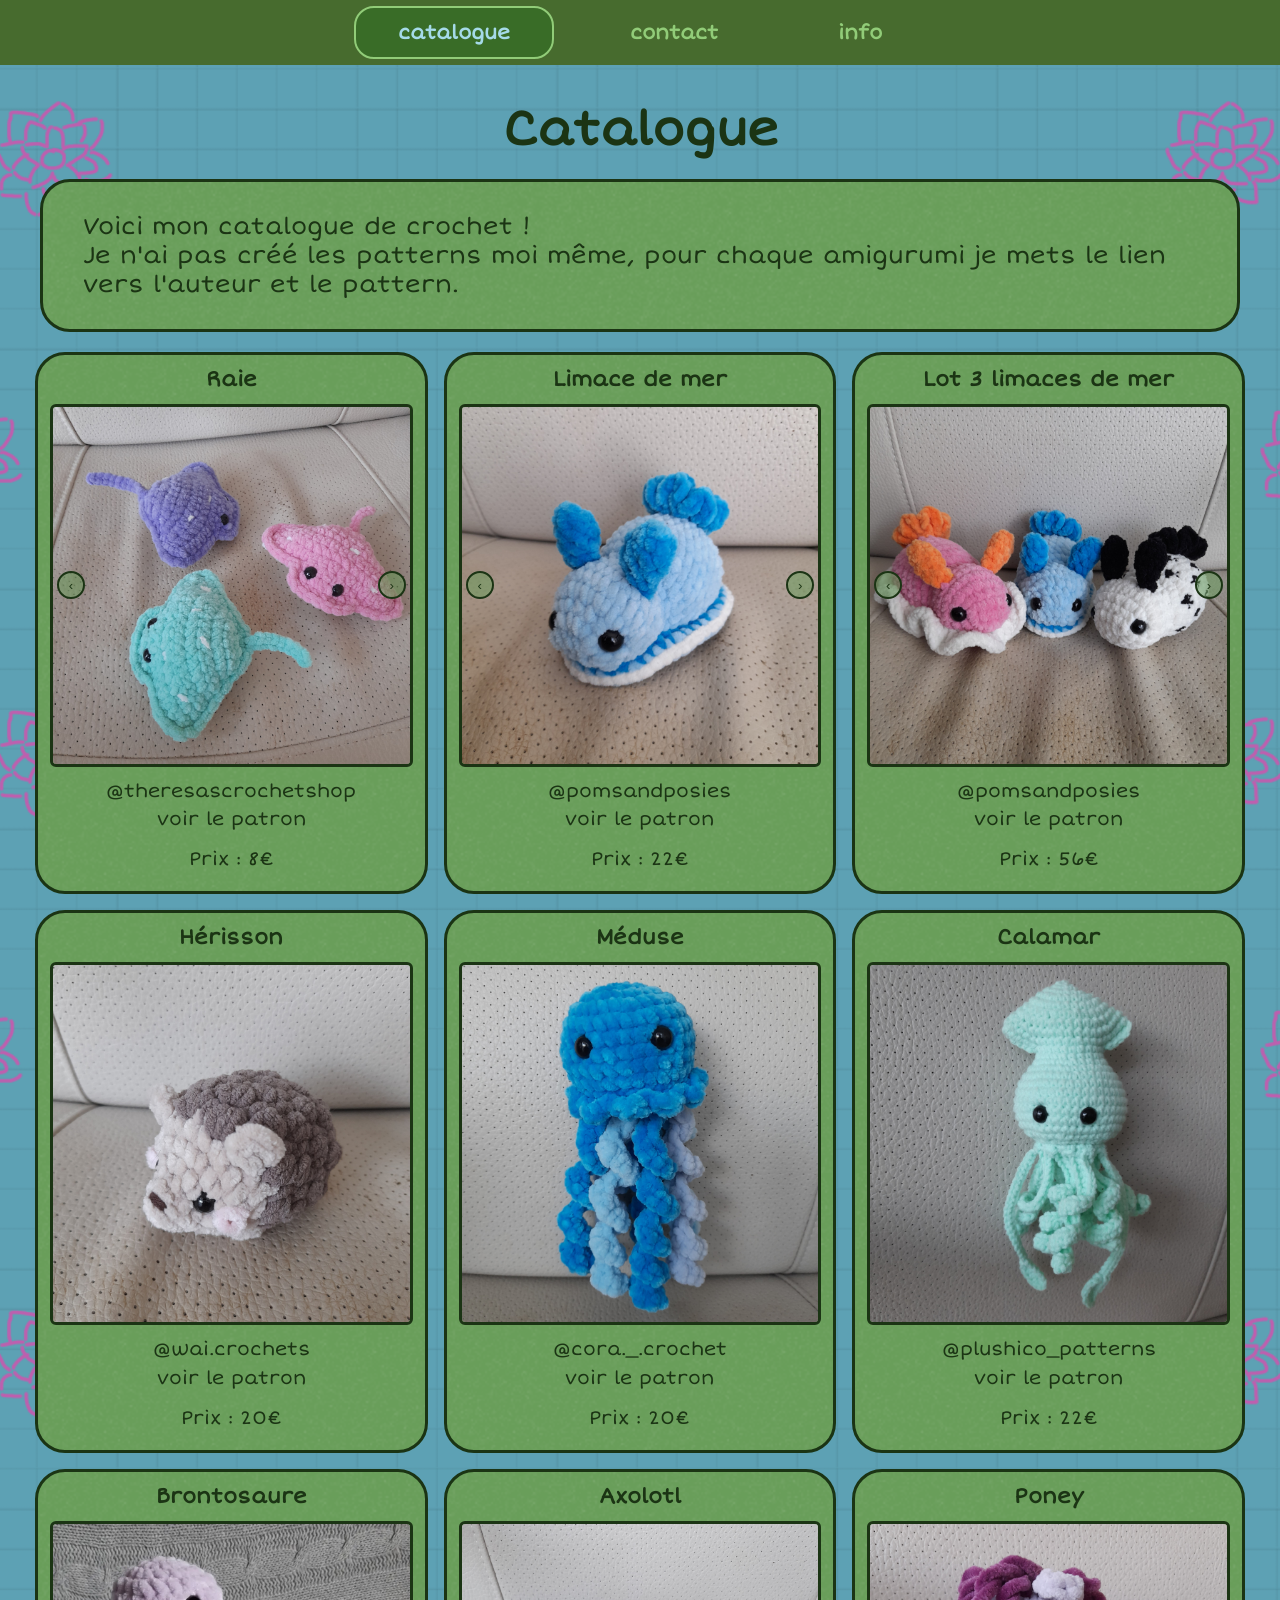
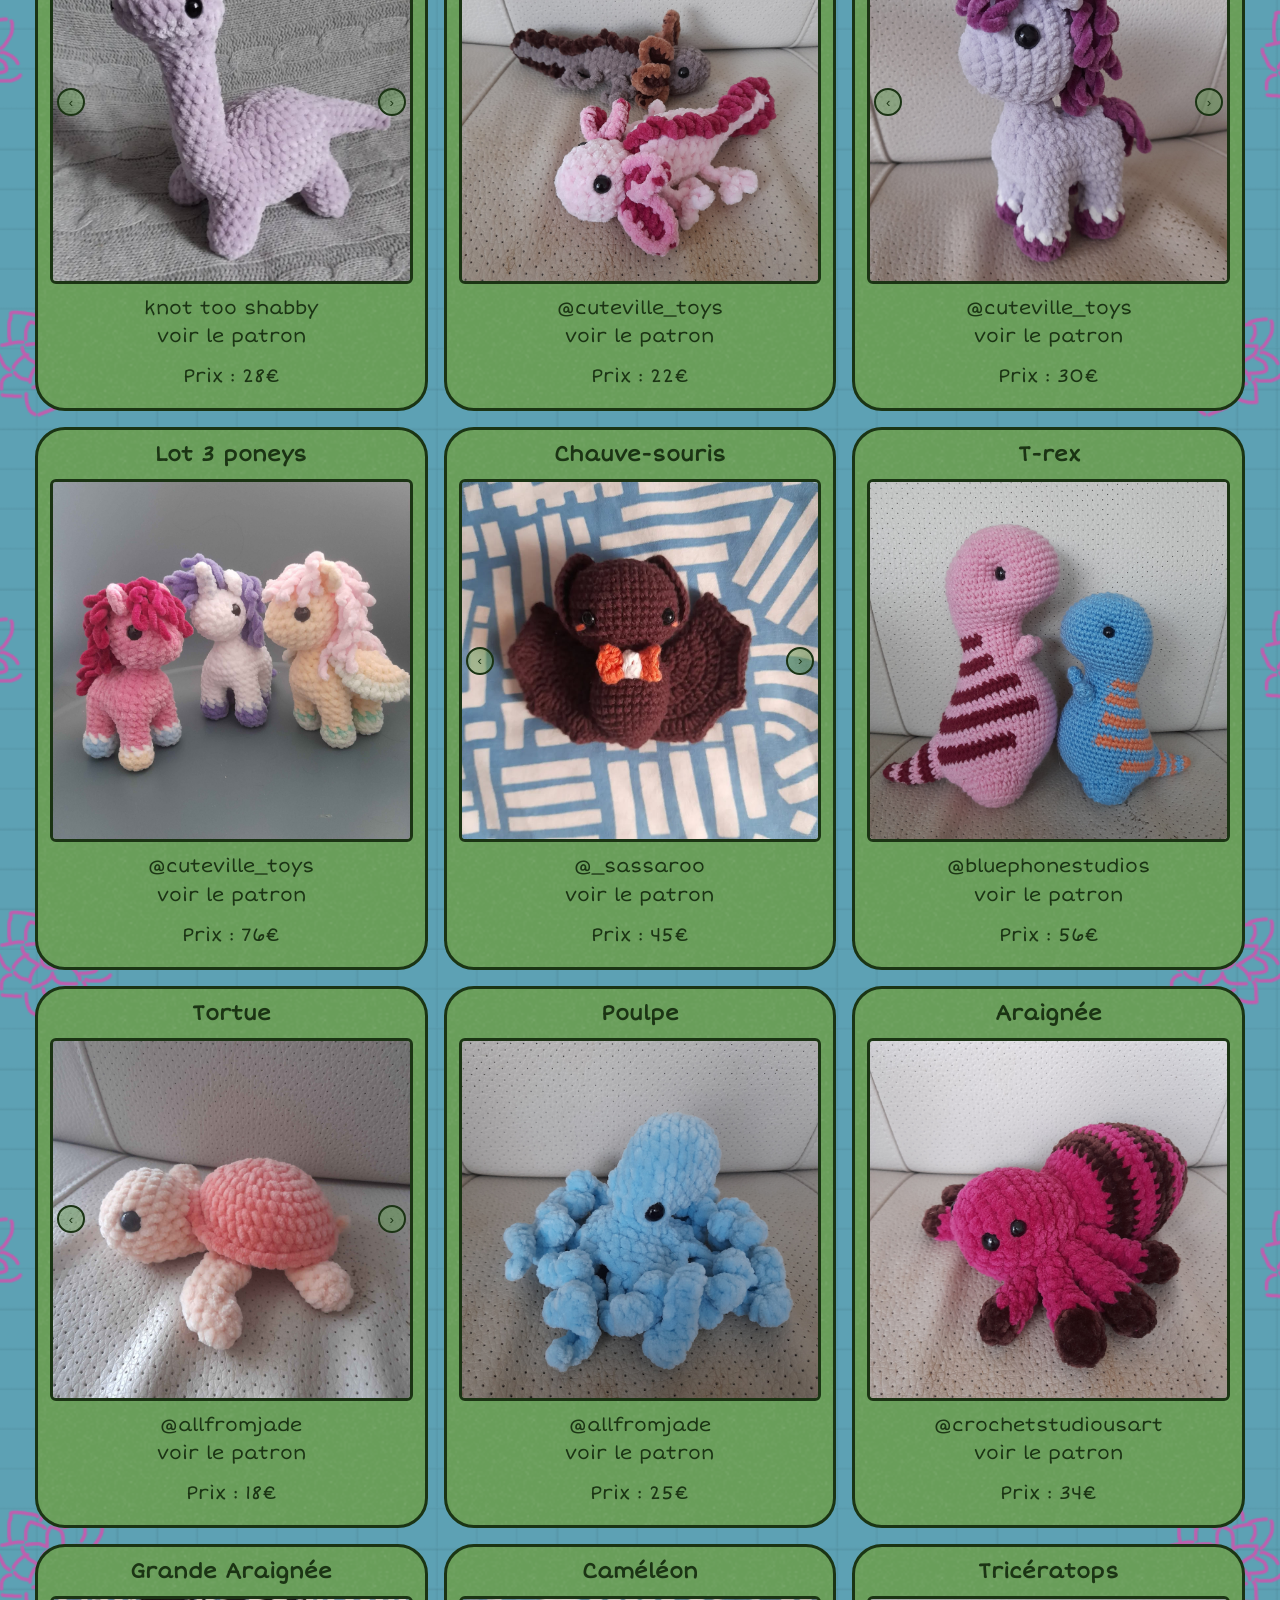
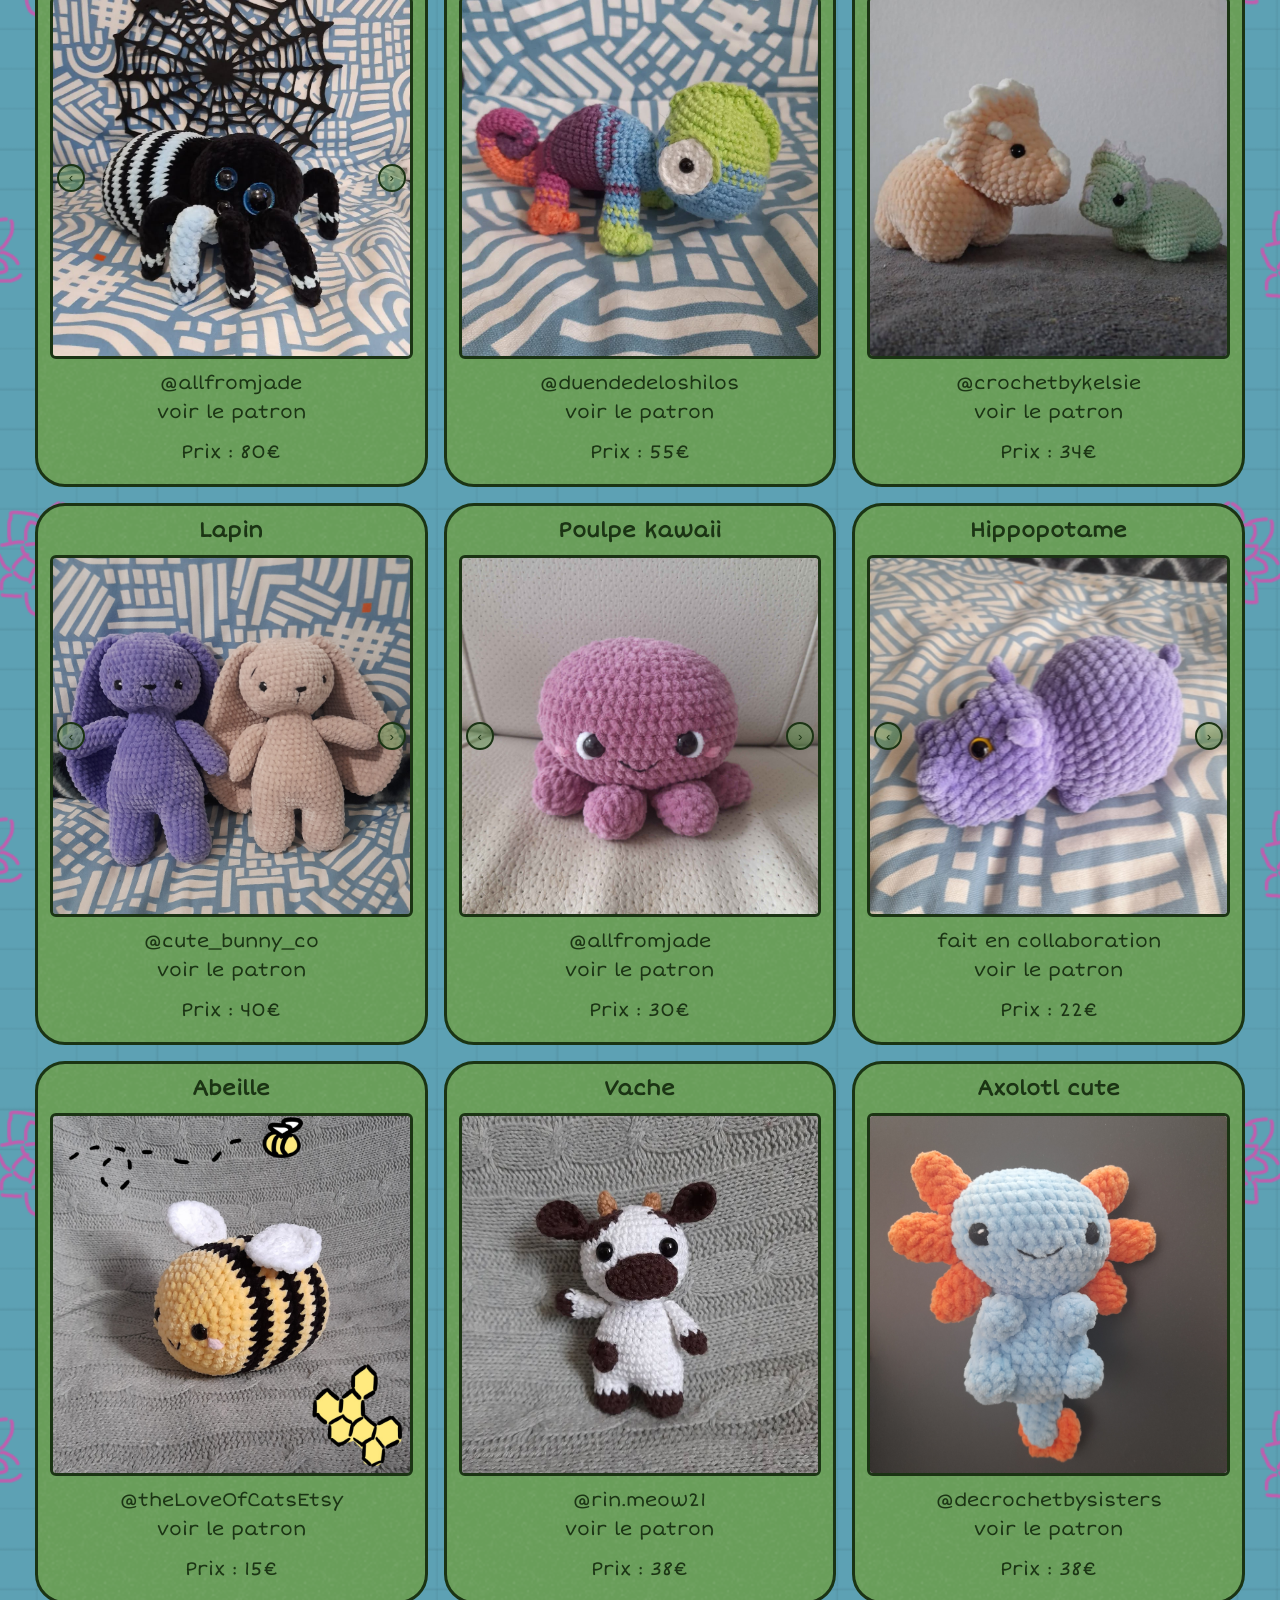
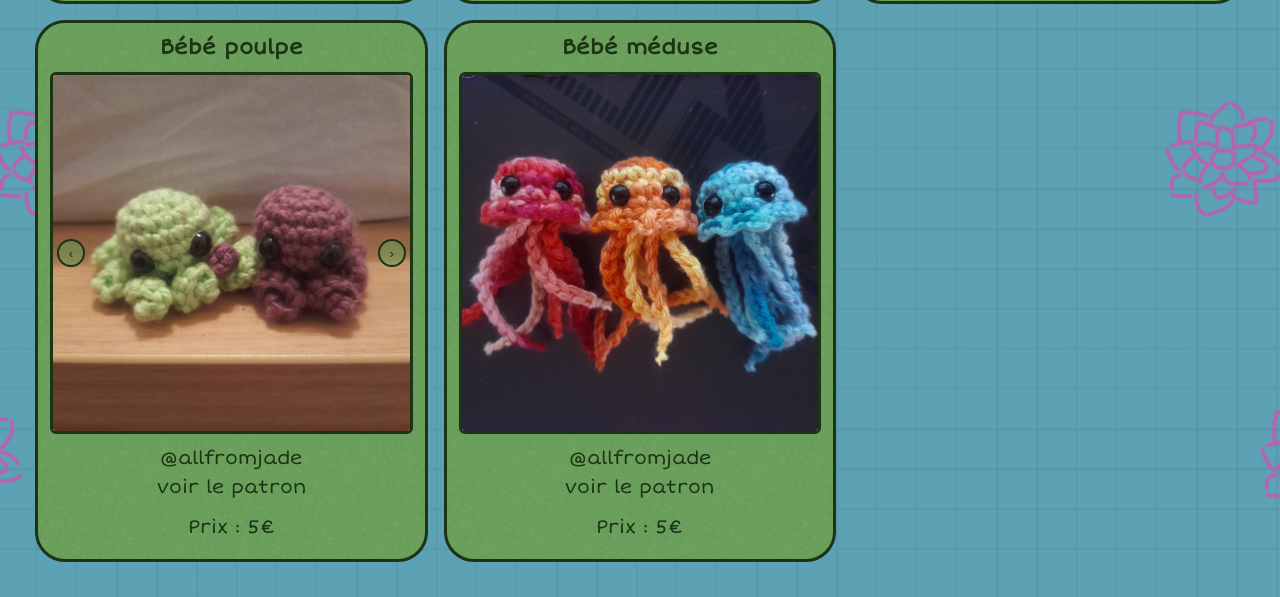
<file: index.html>
<!DOCTYPE html>
<html lang="fr">
<head>
    <link rel="stylesheet" href="style.css"/>
    <link rel="icon" href="images/yarn-icon.png">
    <meta charset="UTF-8">
    <meta name="viewport" content="width=device-width, initial-scale=1.0, minimum-scale=1.0">
    <title>Crochet catalogue</title>
    <link href="https://fonts.googleapis.com/css2?family=Short+Stack&display=swap" rel="stylesheet">
</head>
<body>
    <nav>
        <ul>
            <li><a href="index.html" class="active">catalogue</a></li>
            <li><a href="contact.html">contact</a></li>
            <li><a href="info.html">info</a></li>
        </ul>
    </nav>
    <div class="page-wrapper">
        <h1>Catalogue</h1>
        <div class="flexible-box">
            <div style="text-align: left; width: 100%;">
                Voici mon catalogue de crochet !
                <br>
                Je n'ai pas créé les patterns moi même, pour chaque amigurumi je mets le lien vers l'auteur et le pattern.
                <br>
            </div>
        </div>
        <div class="grid" id="grid"></div>
        <script>
            const articles = [
                { name: "Raie",                   price: "8€" ,    images: ["images/stingray.jpg",   
                                                                            "images/raies_petites.jpg",   
                                                                            "images/raies_boites.jpg",],    username: "@theresascrochetshop",  link_author: "https://www.instagram.com/theresascrochetshop",     link_pattern: "https://youtu.be/0FyWso2WaMI?si=73kDRPiSIWpZw4YK"                                   , duration: "45min"},
                { name: "Limace de mer",          price: "22€",    images: ["images/seaslug.jpg",   
                                                                            "images/seaslug1.jpg",   
                                                                            "images/seaslug2.jpg",  
                                                                            "images/seaslug3.jpg"],         username: "@pomsandposies",        link_author: "https://www.instagram.com/pomsandposies/",          link_pattern: "https://www.etsy.com/fr/listing/1672869150/modele-amigurumi-nudibranche-dorid-motif", duration: "1h45" },
                { name: "Lot 3 limaces de mer",   price: "56€",    images: ["images/slug_bundle1.jpg",
                                                                            "images/slug_bundle.jpg", 
                                                                            "images/slug_bundle2.jpg",
                                                                            "images/slug_bundle3.jpg",
                                                                            "images/slug_bundle4.jpg", 
                                                                            "images/slug_bundle5.jpg"],     username: "@pomsandposies",        link_author: "https://www.instagram.com/pomsandposies/",          link_pattern: "https://www.etsy.com/fr/listing/1672869150/modele-amigurumi-nudibranche-dorid-motif", duration: "1h45" },
                { name: "Hérisson",               price: "20€",    images: ["images/hedgehog.jpg"],         username: "@wai.crochets",         link_author: "https://www.instagram.com/waicrochets/",            link_pattern: "https://ko-fi.com/s/d2c1a2ac8a"                                                     , duration: "1h40" },
                { name: "Méduse",                 price: "20€",    images: ["images/jellyfish.jpg"],        username: "@cora._.crochet",       link_author: "https://www.instagram.com/cora._.crochet",          link_pattern: "https://www.instagram.com/p/CS2jg0unpPV/"                                           , duration: "1h15" },
                { name: "Calamar",                price: "22€",    images: ["images/squid.jpg"],            username: "@plushico_patterns",    link_author: "https://www.instagram.com/plushico_patterns/",      link_pattern: "https://www.etsy.com/fr/listing/1669123092/patron-du-calamar-en-crochet-pas-de"     , duration: "2h"   },
                { name: "Brontosaure",            price: "28€",    images: ["images/brontosaurus.png",  
                                                                            "images/brontosaurus1.jpg",   
                                                                            "images/brontosaurus2.jpg"],    username: "knot too shabby",       link_author: "https://www.etsy.com/shop/knottooshabbycrochet",    link_pattern: "https://www.etsy.com/fr/listing/523196760/patron-patron-amigurumi-sans-couture"     , duration: "2h30" },
                { name: "Axolotl",                price: "22€",    images: ["images/axolotl_small.jpg"],    username: "@cuteville_toys",       link_author: "https://www.instagram.com/cuteville_toys/",         link_pattern: "https://www.etsy.com/fr/listing/4322068334/patron-au-crochet-axolotl-peluche"       , duration: "2h"   },
                { name: "Poney",                  price: "30€",    images: ["images/poney.jpg",  
                                                                            "images/mlp_unicorn.jpg",   
                                                                            "images/mlp_pegasus.jpg",],     username: "@cuteville_toys",       link_author: "https://www.instagram.com/cuteville_toys/",         link_pattern: "https://www.etsy.com/fr/listing/4310934429/lot-de-motifs-au-crochet-petits-poneys"  , duration: "2h40" },
                { name: "Lot 3 poneys",           price: "76€",    images: ["images/poney_bundle.jpg"],     username: "@cuteville_toys",       link_author: "https://www.instagram.com/cuteville_toys/",         link_pattern: "https://www.etsy.com/fr/listing/4310934429/lot-de-motifs-au-crochet-petits-poneys"  , duration: "2h40" },
                { name: "Chauve-souris",          price: "45€",    images: ["images/bat.png",  
                                                                            "images/bat_kiwi.jpg",  
                                                                            "images/bat_trans.png"],        username: "@_sassaroo",            link_author: "https://www.instagram.com/_sassaroo/",              link_pattern: "https://www.etsy.com/fr/listing/733732024/modele-chauve-souris-au-crochet-modele"   , duration: "4h20" },
                { name: "T-rex",                  price: "56€",    images: ["images/Trex.jpg"],             username: "@bluephonestudios",     link_author: "https://www.instagram.com/bluephonestudios/",       link_pattern: "https://www.etsy.com/fr/listing/126495488/modele-au-crochet-timothee-le-t-rex"      , duration: "4h20" },
                { name: "Tortue",                 price: "18€",    images: ["images/turtle_single.jpg",  
                                                                            "images/turtles.png"],          username: "@allfromjade",          link_author: "https://www.instagram.com/allfromjade/",            link_pattern: "https://www.etsy.com/fr/listing/1414797382/no-sew-crochet-pattern-tiana-the-tiny"   , duration: "???"  },
                { name: "Poulpe",                 price: "25€",    images: ["images/octopus_medium.jpg"],   username: "@allfromjade",          link_author: "https://www.instagram.com/allfromjade/",            link_pattern: "https://www.etsy.com/fr/listing/1760661079/no-sew-crochet-pattern-paula-the-octopus", duration: "1h20" },
                { name: "Araignée",               price: "34€",    images: ["images/spider_B.jpg"],         username: "@crochetstudiousart",   link_author: "https://www.instagram.com/crochetstudiousart/",     link_pattern: "https://www.etsy.com/fr/listing/4324816052/lot-de-motifs-au-crochet-fruitie-spiders", duration: "3h50" },
                { name: "Grande Araignée",        price: "80€",    images: ["images/spider.png",  
                                                                            "images/spider1.jpg",  
                                                                            "images/spider2.jpg"],          username: "@allfromjade",          link_author: "https://www.instagram.com/allfromjade/",            link_pattern: "https://www.etsy.com/fr/listing/1309180777/crochet-patterns-the-spider-family"      , duration: "???"  },
                { name: "Caméléon",               price: "55€",    images: ["images/chameleon.png"],        username: "@duendedeloshilos",     link_author: "https://www.instagram.com/duendedeloshilos/",       link_pattern: "https://duendedeloshilos.es/producto/patron-camaleon-amigurumi/"                    , duration: "???"  },
                { name: "Tricératops",            price: "34€",    images: ["images/triceratops.jpg"],      username: "@crochetbykelsie",      link_author: "https://www.instagram.com/crochetbykelsie/",        link_pattern: "https://www.etsy.com/fr/listing/1777081022/patron-triceratops-modele-dinosaure"     , duration: "3h30" },
                { name: "Lapin",                  price: "40€",    images: ["images/bunny.png",  
                                                                            "images/bunny_2.jpg",  
                                                                            "images/bunny_3.jpg"],          username: "@cute_bunny_co",        link_author: "https://www.instagram.com/cute_bunny_co/",          link_pattern: "https://www.etsy.com/fr/listing/4357478537/patron-au-crochet-floppy-bunny-peluche"  , duration: "???"  },
                { name: "Poulpe kawaii",          price: "30€",    images: ["images/octopus_cute_2.png",  
                                                                            "images/octopus_cute.png"],     username: "@allfromjade",          link_author: "https://www.instagram.com/allfromjade/",            link_pattern: "https://www.etsy.com/fr/listing/1572613943/no-sew-crochet-patterns-bundle-pack"     , duration: "???"  },
                { name: "Hippopotame",            price: "22€",    images: ["images/hippo_1.jpg",
                                                                            "images/hippo_2.jpg",
                                                                            "images/hippo_3.jpg"],          username: "fait en collaboration", link_author: "https://www.instagram.com/p/C2IaLT0LYvK/",          link_pattern: "https://www.instagram.com/p/C2IaLT0LYvK/"                                           , duration: "2h"  },
                { name: "Abeille",                price: "15€",    images: ["images/bee.png"],              username: "@theLoveOfCatsEtsy",    link_author: "https://www.instagram.com/theloveofcatsetsy/",      link_pattern: "https://www.etsy.com/fr/listing/954479616/motif-dabeille-au-crochet-numerique"      , duration: "???"  },
                { name: "Vache",                  price: "38€",    images: ["images/cow.jpg"],              username: "@rin.meow21",           link_author: "https://www.instagram.com/rin.meow21/",             link_pattern: "https://www.etsy.com/fr/listing/1052461006/modele-au-crochet-2-en-1-vache-laitiere" , duration: "3h40" },
                { name: "Axolotl cute",           price: "38€",    images: ["images/axolotl.png"],          username: "@decrochetbysisters",   link_author: "https://www.instagram.com/decrochetbysisters/",     link_pattern: "https://www.etsy.com/fr/listing/1615197603/modele-au-crochet-axolotl-guide-facile"  , duration: "3h"   },
                { name: "Bébé poulpe",            price: "5€" ,    images: ["images/octopus_baby_2.png",
                                                                            "images/octopus_baby.png"],     username: "@allfromjade",          link_author: "https://www.instagram.com/allfromjade/",            link_pattern: "https://youtu.be/04A38l61RZM?si=ScYhm9jYLQAKt0at"                                   , duration: "25min"},
                { name: "Bébé méduse",            price: "5€" ,    images: ["images/jellyfish_baby.jpg"],   username: "@allfromjade",          link_author: "https://www.instagram.com/allfromjade/",            link_pattern: "https://youtu.be/oOvuxXzPyzg?si=jTVe7PA3tttBU-dG"                                   , duration: "???"  }
                ];
            const grid = document.getElementById("grid");

            articles.forEach(a => {
                const multi = a.images.length > 1;
                const carouselHTML = `
                    <div class="card-image carousel">
                        <img class="carousel-img" src="${a.images[0]}" alt="${a.name}" data-images='${JSON.stringify(a.images)}' data-index="0">
                        ${multi ? `<button class="btn-prev">‹</button><button class="btn-next">›</button>` : ""}
                    </div>`;

                grid.innerHTML += `
                    <div class="card">
                        <div class="card-top">
                            <span class="card-name">${a.name}</span>
                        </div>
                        ${carouselHTML}
                        <div class="card-content">
                            <div class="card-middle">
                                <a href="${a.link_author}" target="_blank">${a.username}</a>
                                <a href="${a.link_pattern}" target="_blank">voir le patron</a>
                            </div>
                            <div class="card-bottom">
                                <span>Prix : ${a.price}</span>
                            </div>
                        </div>
                    </div>`;
            });
            articles.forEach(a => {
                a.images.forEach(src => {
                    const img = new Image();
                    img.src = src;
                });
            });

            document.querySelector(".grid").addEventListener("click", e => {
                const btn = e.target.closest(".btn-prev, .btn-next");
                if (!btn) return;
                const img = btn.closest(".carousel").querySelector(".carousel-img");
                const images = JSON.parse(img.dataset.images);
                let i = parseInt(img.dataset.index);
                i = btn.classList.contains("btn-next") ? (i + 1) % images.length : (i - 1 + images.length) % images.length;
                img.src = images[i];
                img.dataset.index = i;
            });
        </script>
        <!-- Add this under the card name if I want to add the duration
         <span class="card-duration">
            <img src="images/hourglass-icon.png" style="height: 1.2em; vertical-align: text-top;">${a.duration}
        </span>

        other version of prices:
        <div class="card-bottom">
            <span><img src="images/hook-icon.png" style="height: 1.3em; vertical-align: text-top;"> Petit : ${a.petit}</span>
            <span>Grand : ${a.grand}</span>
        </div>
        -->
        <script src="doodles.js"></script>
    </div>
</body>
</html>
</file>
<file: style.css>
:root {
    --color-primary: rgb(105, 158, 90);
    --color-primary-alpha: rgb(105, 158, 90, 0.5);
    --color-highlight: rgb(57, 108, 39);
    --color-nav: rgb(71, 107, 46);
    --color-accent: rgb(145, 204, 120);
    --color-hover: rgb(27, 52, 20);
    --color-grid-line: rgba(93, 161, 180, 0.75);
    --color-border: rgb(27, 52, 20);
    --color-text: rgb(27, 52, 20);
    --color-background: rgb(93, 161, 180);
    --color-text-hover: rgb(165, 218, 232);
    --color-link-hover: rgb(148, 73, 137);
}

* {
    margin: 0;
    padding: 0;
    box-sizing: border-box;
}

body {
    display: flex;
    flex-direction: column;
    align-items: center;
    margin: 0;
    padding: 35px;
    padding-top: 100px;
    overflow-x: clip;
    max-width: 100vw;
    background-color: var(--color-background);
    background-image: 
    repeating-linear-gradient(transparent, transparent 37px, var(--color-grid-line) 37px, #0001 40px),
    repeating-linear-gradient(90deg, transparent, transparent 37px, var(--color-grid-line) 37px, #0001 40px);
    background-position: -2px -10px;
    color: var(--color-text);
}

h1 {
    text-align: center;
    font-family: "Short Stack";
    font-size: 48px;
    margin-bottom: 20px;
}

.flexible-box {
    border: 3px solid var(--color-border);
    background-color: var(--color-primary);
    border-radius: 30px;
    padding: 30px 40px;
    width: calc(100vw - 80px);
    margin: 20px auto;
    max-width: 1250px;
    box-sizing: border-box;
    text-align: center;
    font-family: "Short Stack";
    font-size: 24px;
    background-image: url("images/noise.png");
    background-size: 200px 200px;
    background-repeat: repeat;
    word-wrap: break-word;
    overflow-wrap: break-word;
}

nav {
    position: fixed;
    top: 0;
    left: 0;
    width: 100%;
    background: linear-gradient(135deg, var(--color-nav) 0%, var(--color-nav) 100%);
    z-index: 1000;
    border-bottom: none;
}

nav ul {
    margin: 0;
    padding: 0;
    overflow: hidden;
    display: flex;
    justify-content: center;
    align-items: center;
}

nav li {
    list-style-type: none;
    transition: 0.3s;
}

nav a {
    display: inline-block;
    text-decoration: none;
    font-weight: 600;
    color: var(--color-accent);
    transition: 0.3s;
    font-family: "Short Stack";
    font-size: 20px;
    text-transform: lowercase;
    padding: 20px 60px;
    border: none;
    position: relative;
}

nav a::before {
    content: "";
    position: absolute;
    inset: 6px 16px;
    border: 2px solid transparent;
    transition: none;
    z-index: -1;
}

nav a.active::before {
    background-color: var(--color-highlight);
    border-color: var(--color-accent);
    inset: 6px 16px;
    border-radius: 20px;
}

nav a.active {
    color: var(--color-text-hover);
}

nav li:hover {
    background-color: transparent;
}

nav a:hover::before {
    background-color: var(--color-hover);
    border-color: var(--color-accent);
    inset: 6px 16px;
    border-radius: 20px;
}

nav a:hover {
    color: var(--color-text-hover);
    text-decoration: none;
    background-color: transparent;
}

a:not(nav a) {
    color: inherit;
    text-decoration: none;
    transition: all 0.3s ease;
}

a:not(nav a):hover {
    text-decoration: underline;
    color: var(--color-link-hover);
}

/* --- Grid & Cards --- */
.grid {
    display: grid;
    grid-template-columns: repeat(auto-fill, minmax(min(100%, 300px), 1fr));
    gap: 1rem;
    justify-items: center;
    width: 100%;
    max-width: 1250px;
    margin: 0 auto;
}

.card {
    width: 100%;
    max-width: 400px;
    border: 3px solid var(--color-border);
    border-radius: 30px;
    background-color: var(--color-primary);
    display: flex;
    flex-direction: column;
    align-items: center;
    padding: 0.75rem;
    gap: 0.75rem;
    font-family: "Short Stack", cursive;
    box-sizing: border-box;
    background-image: url("images/noise.png");
    background-size: 200px 200px;
    background-repeat: repeat;
}

.card-image {
    width: 80%;
    aspect-ratio: 1 / 1;
    border: 3px solid var(--color-border);
    border-radius: 6px;
    background: #ddd;
    overflow: hidden;
}

.card-image img {
    width: 100%;
    height: 100%;
    object-fit: cover;
}

.card-content {
    width: 100%;
    display: flex;
    flex-direction: column;
    gap: 0.5rem;
    /* padding-left: 1rem; */
    padding-bottom: 0.5rem;
}

.card-top {
    display: flex;
    justify-content: space-between;
    align-items: flex-start;
}

.card-name {
    font-size: 1.3rem;
    /* font-size: clamp(0.9rem, 2vw, 1.3rem); */
    font-weight: bold;
}

.card-middle {
    display: flex;
    flex-direction: column;
    gap: 0.3rem;
    font-size:1.2rem;
    text-align: center;

    /* font-size: clamp(0.75rem, 2vw, 1rem); */
}

.card-middle a {
    color: inherit;
    text-decoration: none;
}

.card-middle a:hover {
    text-decoration: underline;
    color: var(--color-link-hover);
}

.card-bottom {
    display: flex;
    gap: 0.75rem;
    padding-top: 0.5rem;
    font-size: 1.2rem;
    justify-content: center;
    /* font-size: clamp(0.7rem, 1vw, 0.95rem); */
}
/* --- Responsive --- */

@media (max-width: 768px) {
    nav a {
        padding: 15px 30px;
        font-size: 18px;
    }

    h1 {
        font-size: 36px;
    }

    body {
        padding-top: 80px;
    }
}

@media (min-width: 400px) and (max-width: 900px) {
    .card-name     { font-size: 1.6rem; }
    .card-duration { font-size: 1.3rem; }
    .card-middle   { font-size: 1.3rem; }
    .card-bottom   { font-size: 1.2rem; }
}


/* --- doodle --- */

.page-wrapper {
    position: relative;
    width: 100%;
    max-width: 1250px;
}

.doodle {
    position: absolute;
    width: 120px;
    opacity: 1;
    z-index: -1;
}

.doodle-left {
    left: -140px;
    top: 0;
}

.doodle-right {
    right: -140px;
    top: 0;
}


/* --- carousel --- */

.carousel {
    position: relative;
    width: 100%;
    aspect-ratio: 1;
    overflow: hidden;
}

.btn-prev, .btn-next {
    position: absolute;
    top: 50%;
    transform: translateY(-50%);
    background: var(--color-primary-alpha);
    border: 2px solid var(--color-border);
    border-radius: 50%;
    width: 28px;
    height: 28px;
    cursor: pointer;
    color: var(--color-text);
}

.btn-prev:hover, .btn-next:hover {
    background: var(--color-border);
    border: 2px solid var(--color-primary);
    color: var(--color-text-hover);
}

.btn-prev { left: 4px; }
.btn-next { right: 4px; }
</file>
